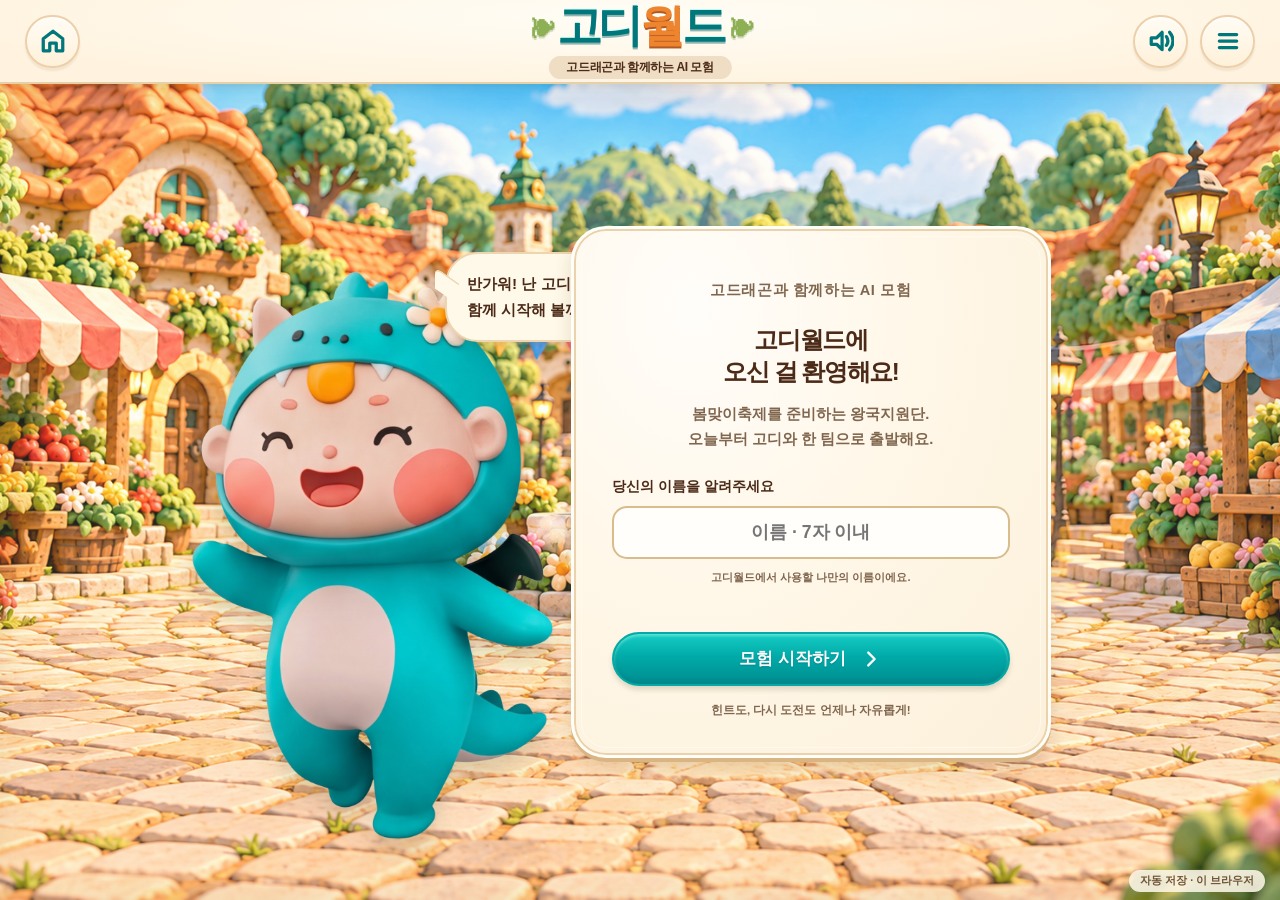
<file: index.html>
<!doctype html>
<html lang="ko">
<head>
  <meta charset="utf-8">
  <meta name="viewport" content="width=device-width, initial-scale=1">
  <meta name="theme-color" content="#23685e">
  <meta name="description" content="고디와 함께 배우는 AI 첫걸음. 고디월드 시작의 마을 월드 1 시제품.">
  <title>GDRAGON QUEST · 시작의 마을</title>
  <link rel="icon" href="assets/characters/godragon/neutral.png">
  <link rel="stylesheet" href="css/game.css">
  <script defer src="js/content.js"></script>
  <script defer src="js/core.js"></script>
  <script defer src="js/screens.js"></script>
  <script defer src="js/activities.js"></script>
  <script defer src="js/game.js"></script>
</head>
<body>
  <a class="skip-link" href="#main">본문으로 바로 가기</a>
  <div class="game-shell">
    <header id="header" class="game-topbar"></header>
    <main id="main" class="game-main" tabindex="-1"></main>
    <div id="save-status" class="save-status" role="status" aria-live="polite">이 브라우저에 진행 상황을 저장합니다</div>
  </div>
  <dialog id="settings-dialog" aria-labelledby="settings-title"><h2 id="settings-title">모험 설정</h2><p>이름과 진행 상황은 현재 브라우저에 저장돼요.</p><div class="actions"><button id="save-button" class="secondary">진행 저장</button><button id="fullscreen-button" class="secondary">전체 화면 전환</button><button id="home-button" class="secondary">홈으로</button><button id="reset-button" class="secondary">새 모험 시작</button><button id="close-settings" class="primary">돌아가기</button></div></dialog>
  <dialog id="reset-dialog" aria-labelledby="reset-title"><h2 id="reset-title">새로운 모험을 시작할까요?</h2><p>이 브라우저에 저장된 이름과 월드 1 진행 기록이 초기화됩니다.</p><div class="actions"><button id="cancel-reset" class="secondary">취소하고 계속하기</button><button id="confirm-reset" class="danger">초기화하고 시작</button></div></dialog>
  <noscript>이 게임은 JavaScript가 켜진 브라우저에서 실행됩니다. 브라우저 설정을 확인해 주세요.</noscript>
</body>
</html>
</file>
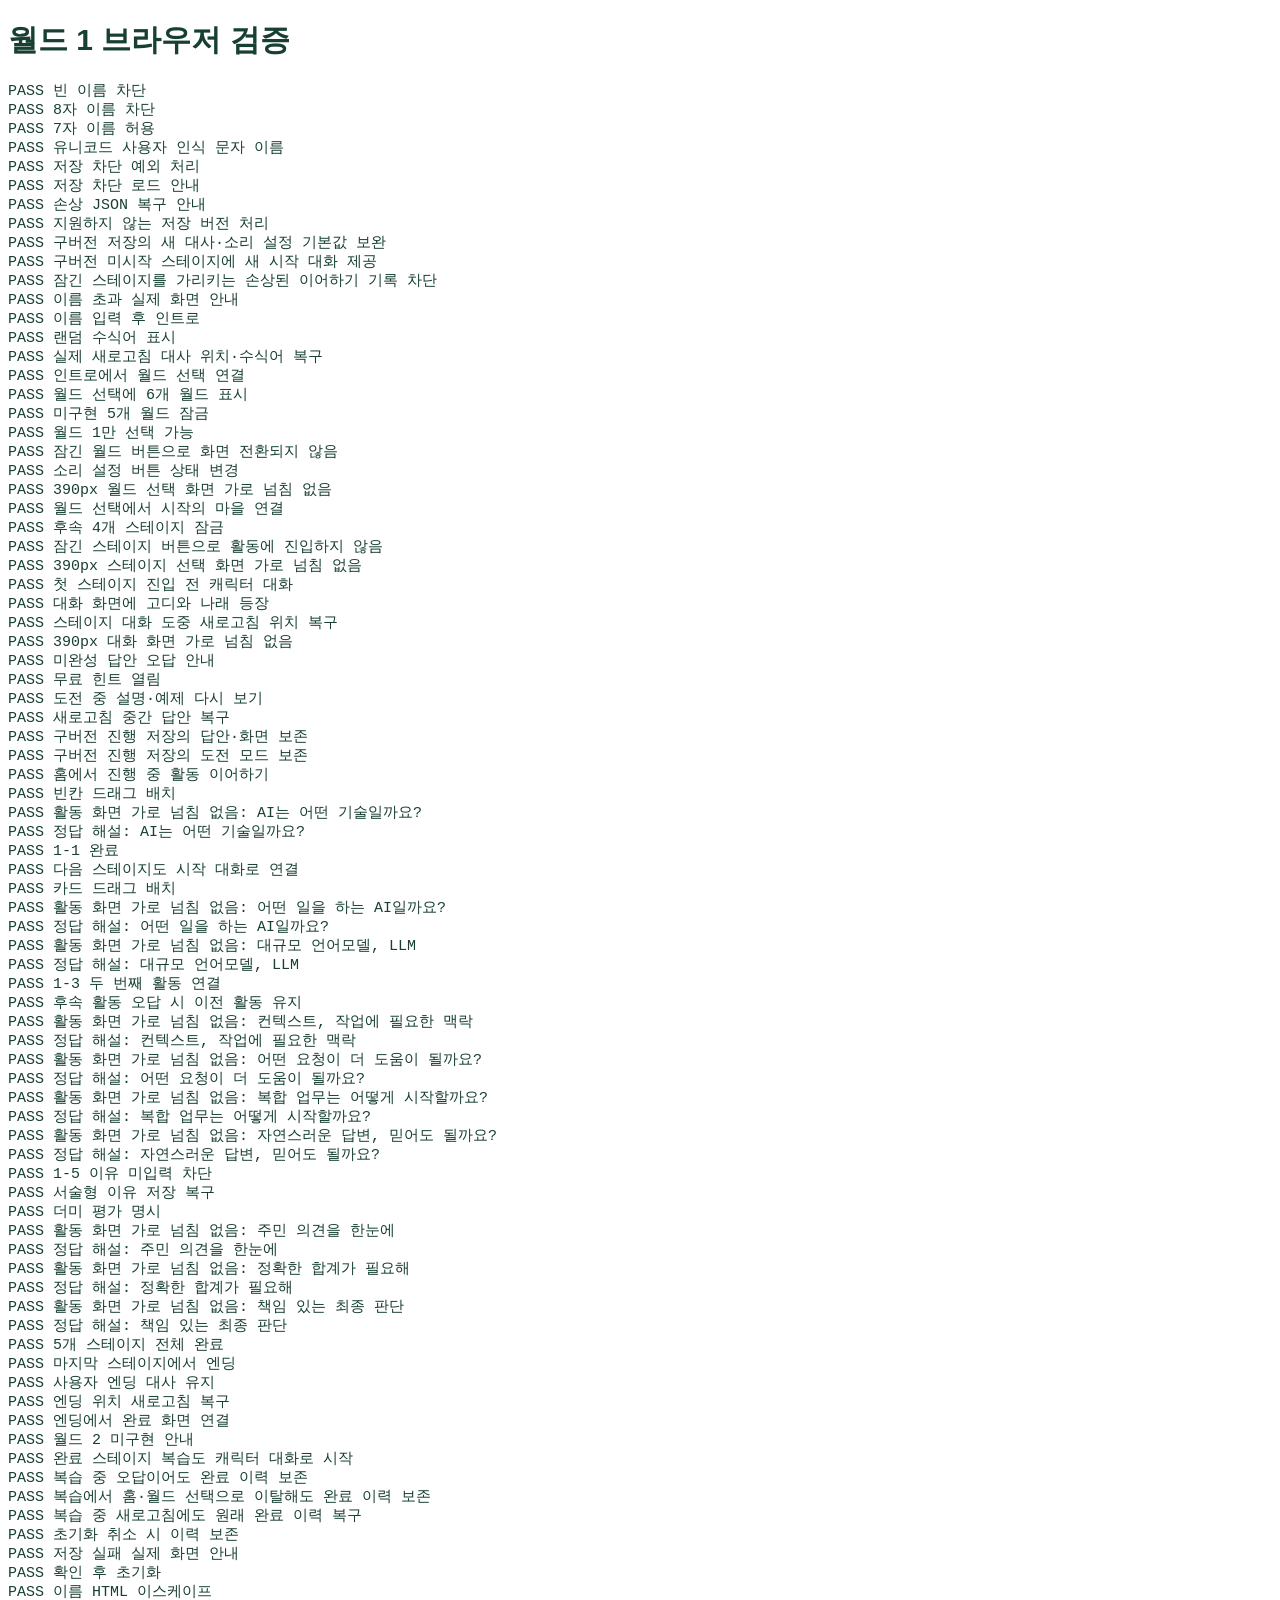
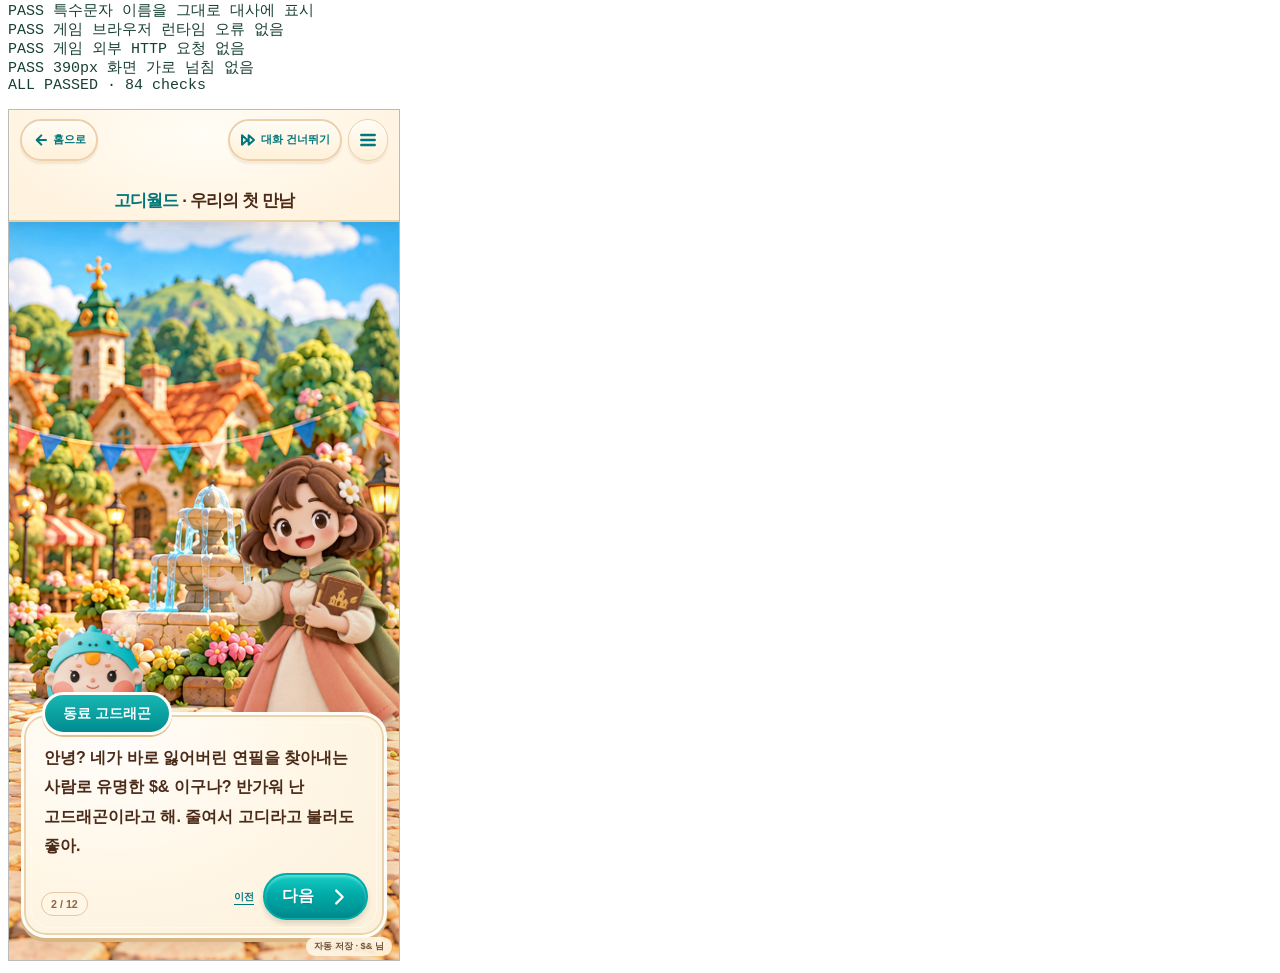
<file: tests/browser-result.html>
<!DOCTYPE html>
<html lang="ko"><head><meta charset="utf-8"><title>PASS · 월드 1</title><style>body{font:15px sans-serif;background:#fff;color:#173f32}iframe{width:1100px;height:850px;border:1px solid #bbb}pre{white-space:pre-wrap}</style></head>
<body><h1>월드 1 브라우저 검증</h1><pre id="results">PASS 빈 이름 차단
PASS 8자 이름 차단
PASS 7자 이름 허용
PASS 유니코드 사용자 인식 문자 이름
PASS 저장 차단 예외 처리
PASS 저장 차단 로드 안내
PASS 손상 JSON 복구 안내
PASS 지원하지 않는 저장 버전 처리
PASS 구버전 저장의 새 대사·소리 설정 기본값 보완
PASS 구버전 미시작 스테이지에 새 시작 대화 제공
PASS 잠긴 스테이지를 가리키는 손상된 이어하기 기록 차단
PASS 이름 초과 실제 화면 안내
PASS 이름 입력 후 인트로
PASS 랜덤 수식어 표시
PASS 실제 새로고침 대사 위치·수식어 복구
PASS 인트로에서 월드 선택 연결
PASS 월드 선택에 6개 월드 표시
PASS 미구현 5개 월드 잠금
PASS 월드 1만 선택 가능
PASS 잠긴 월드 버튼으로 화면 전환되지 않음
PASS 소리 설정 버튼 상태 변경
PASS 390px 월드 선택 화면 가로 넘침 없음
PASS 월드 선택에서 시작의 마을 연결
PASS 후속 4개 스테이지 잠금
PASS 잠긴 스테이지 버튼으로 활동에 진입하지 않음
PASS 390px 스테이지 선택 화면 가로 넘침 없음
PASS 첫 스테이지 진입 전 캐릭터 대화
PASS 대화 화면에 고디와 나래 등장
PASS 스테이지 대화 도중 새로고침 위치 복구
PASS 390px 대화 화면 가로 넘침 없음
PASS 미완성 답안 오답 안내
PASS 무료 힌트 열림
PASS 도전 중 설명·예제 다시 보기
PASS 새로고침 중간 답안 복구
PASS 구버전 진행 저장의 답안·화면 보존
PASS 구버전 진행 저장의 도전 모드 보존
PASS 홈에서 진행 중 활동 이어하기
PASS 빈칸 드래그 배치
PASS 활동 화면 가로 넘침 없음: AI는 어떤 기술일까요?
PASS 정답 해설: AI는 어떤 기술일까요?
PASS 1-1 완료
PASS 다음 스테이지도 시작 대화로 연결
PASS 카드 드래그 배치
PASS 활동 화면 가로 넘침 없음: 어떤 일을 하는 AI일까요?
PASS 정답 해설: 어떤 일을 하는 AI일까요?
PASS 활동 화면 가로 넘침 없음: 대규모 언어모델, LLM
PASS 정답 해설: 대규모 언어모델, LLM
PASS 1-3 두 번째 활동 연결
PASS 후속 활동 오답 시 이전 활동 유지
PASS 활동 화면 가로 넘침 없음: 컨텍스트, 작업에 필요한 맥락
PASS 정답 해설: 컨텍스트, 작업에 필요한 맥락
PASS 활동 화면 가로 넘침 없음: 어떤 요청이 더 도움이 될까요?
PASS 정답 해설: 어떤 요청이 더 도움이 될까요?
PASS 활동 화면 가로 넘침 없음: 복합 업무는 어떻게 시작할까요?
PASS 정답 해설: 복합 업무는 어떻게 시작할까요?
PASS 활동 화면 가로 넘침 없음: 자연스러운 답변, 믿어도 될까요?
PASS 정답 해설: 자연스러운 답변, 믿어도 될까요?
PASS 1-5 이유 미입력 차단
PASS 서술형 이유 저장 복구
PASS 더미 평가 명시
PASS 활동 화면 가로 넘침 없음: 주민 의견을 한눈에
PASS 정답 해설: 주민 의견을 한눈에
PASS 활동 화면 가로 넘침 없음: 정확한 합계가 필요해
PASS 정답 해설: 정확한 합계가 필요해
PASS 활동 화면 가로 넘침 없음: 책임 있는 최종 판단
PASS 정답 해설: 책임 있는 최종 판단
PASS 5개 스테이지 전체 완료
PASS 마지막 스테이지에서 엔딩
PASS 사용자 엔딩 대사 유지
PASS 엔딩 위치 새로고침 복구
PASS 엔딩에서 완료 화면 연결
PASS 월드 2 미구현 안내
PASS 완료 스테이지 복습도 캐릭터 대화로 시작
PASS 복습 중 오답이어도 완료 이력 보존
PASS 복습에서 홈·월드 선택으로 이탈해도 완료 이력 보존
PASS 복습 중 새로고침에도 원래 완료 이력 복구
PASS 초기화 취소 시 이력 보존
PASS 저장 실패 실제 화면 안내
PASS 확인 후 초기화
PASS 이름 HTML 이스케이프
PASS 특수문자 이름을 그대로 대사에 표시
PASS 게임 브라우저 런타임 오류 없음
PASS 게임 외부 HTTP 요청 없음
PASS 390px 화면 가로 넘침 없음
ALL PASSED · 84 checks</pre><iframe id="game" title="게임 검증" src="../index.html" style="width: 390px;"></iframe><script src="world1.js"></script>
</body></html>
</file>
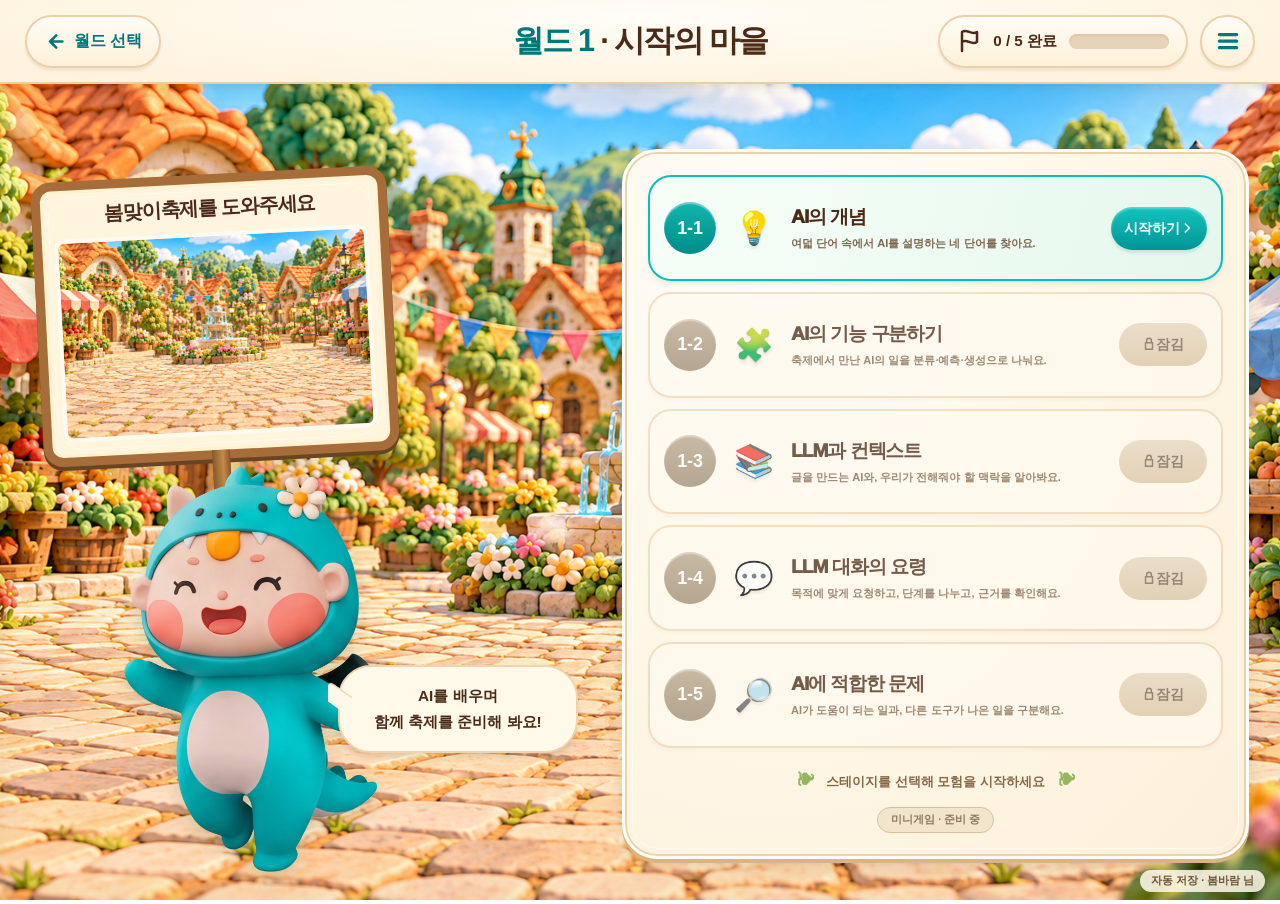
<file: tests/preview.html>
<!doctype html>
<html lang="ko"><head><meta charset="utf-8"><title>시제품 화면 검토</title><style>html,body{margin:0;height:100%;overflow:hidden}iframe{border:0;width:100%;height:100%}</style></head><body><iframe id="preview" title="게임 화면" src="../index.html"></iframe><script>
// 별도 테스트 프로필의 시각 검토용 자료입니다. 실제 게임에는 불러오지 않습니다.
const frame=document.getElementById('preview');
const requestedWidth=new URLSearchParams(location.search).get('width');
if(requestedWidth==='390')frame.style.width='390px';
frame.addEventListener('load',()=>{
  const w=frame.contentWindow,K=w.GDragonCore,C=w.GDragonContent,s=K.fresh();
  const query=new URLSearchParams(location.search),view=query.get('view')||'map';
  s.name='봄바람';s.epithet=C.epithets[0];s.introIndex=C.intro.length-1;
  s.screen=view==='stage'?'stage':view==='intro'?'intro':view==='story'?'stage-intro':view==='worlds'?'worlds':view==='finished'?'finished':'map';s.resumeScreen=s.screen;
  const index=Math.max(0,Math.min(4,Number(query.get('stage'))||0));s.stage=index;
  const completed=view==='finished'?5:view==='stage'?index:0;
  for(let i=0;i<completed;i++){
    const p=s.progress[i];p.complete=true;p.mode='complete';p.task=C.stages[i].tasks.length-1;
    p.steps.forEach((step,j)=>{const t=C.stages[i].tasks[j];if(Array.isArray(t.correct))step.answers=t.correct.slice();else step.choice=t.correct;step.reason=t.type==='reason'?'검토할 근거를 확인하고 도구의 역할을 비교합니다.':'';step.checked=true;step.passed=true;});
  }
  if(view==='stage')s.progress[index].mode='challenge';
  if(view==='intro')s.introIndex=5;
  K.save(s,w.localStorage);w.GDragonApp.reload();document.title='READY · '+view;
},{once:true});
</script></body></html>
</file>
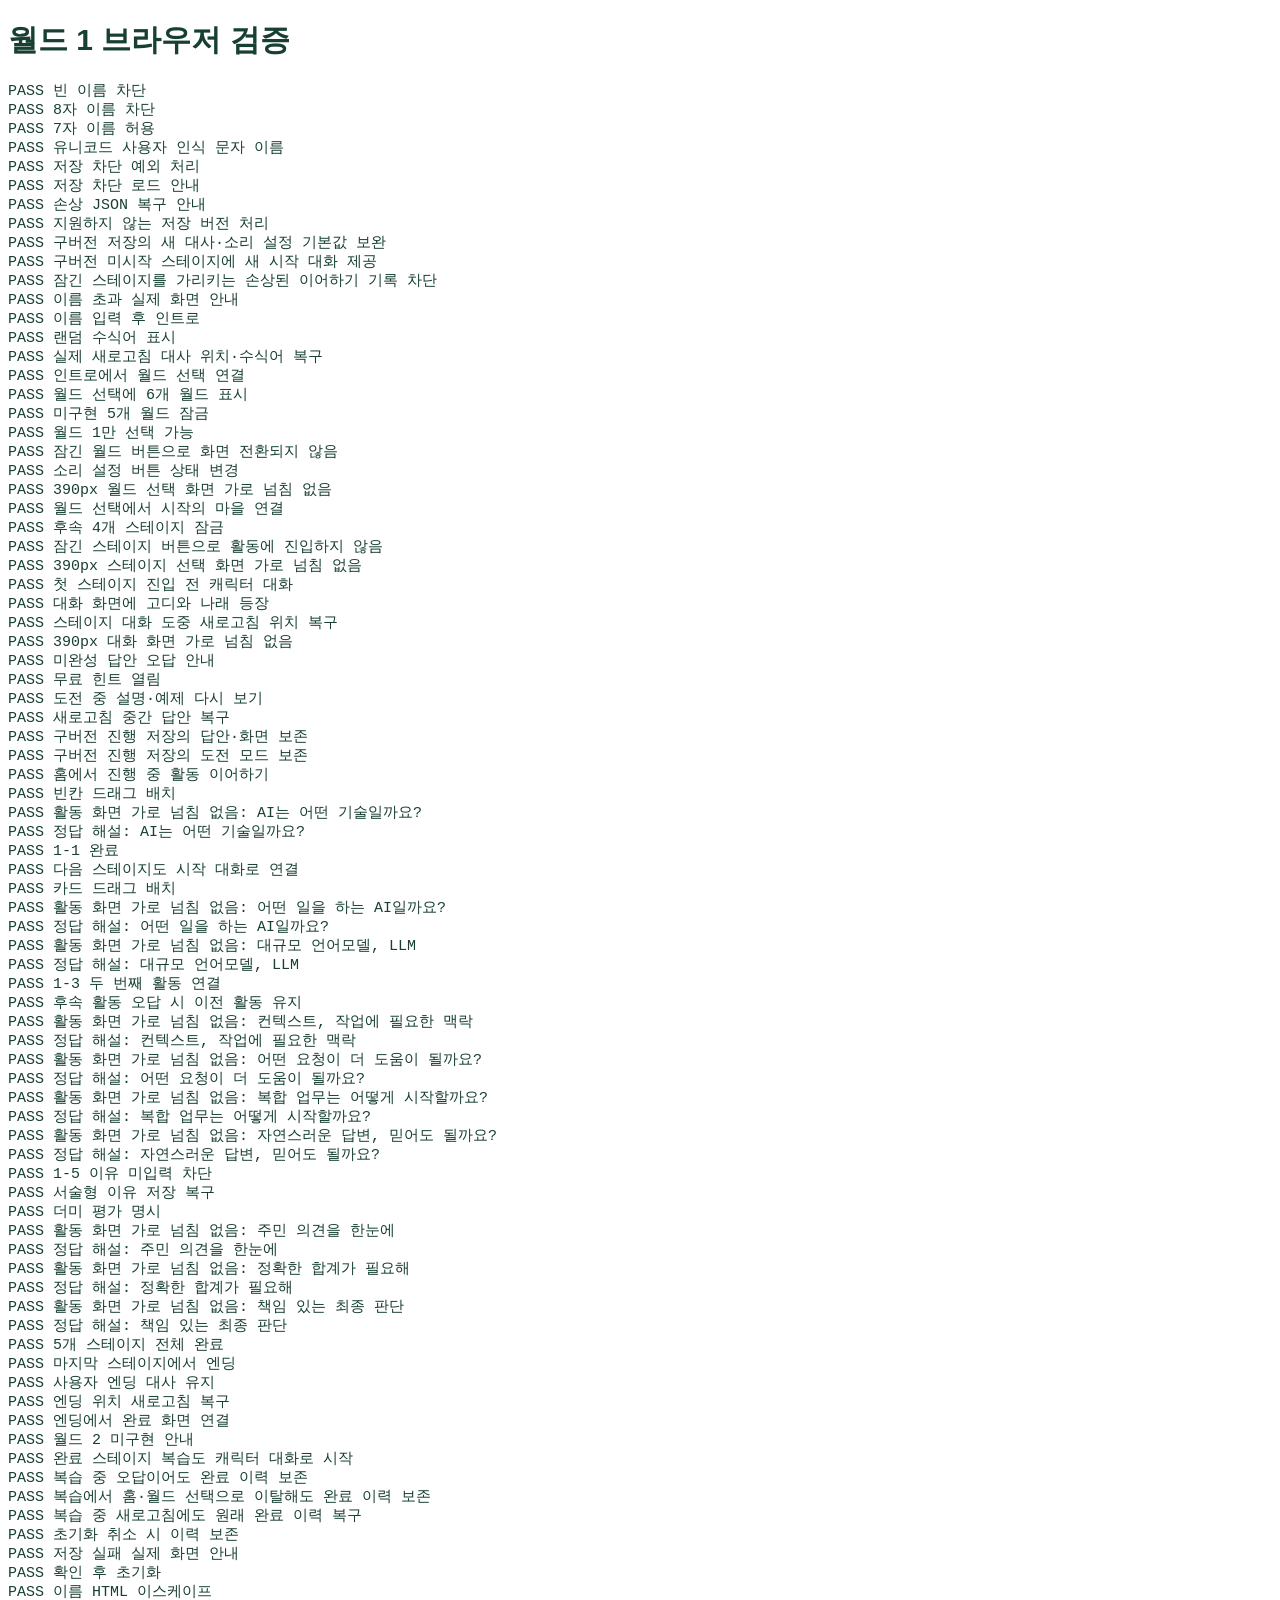
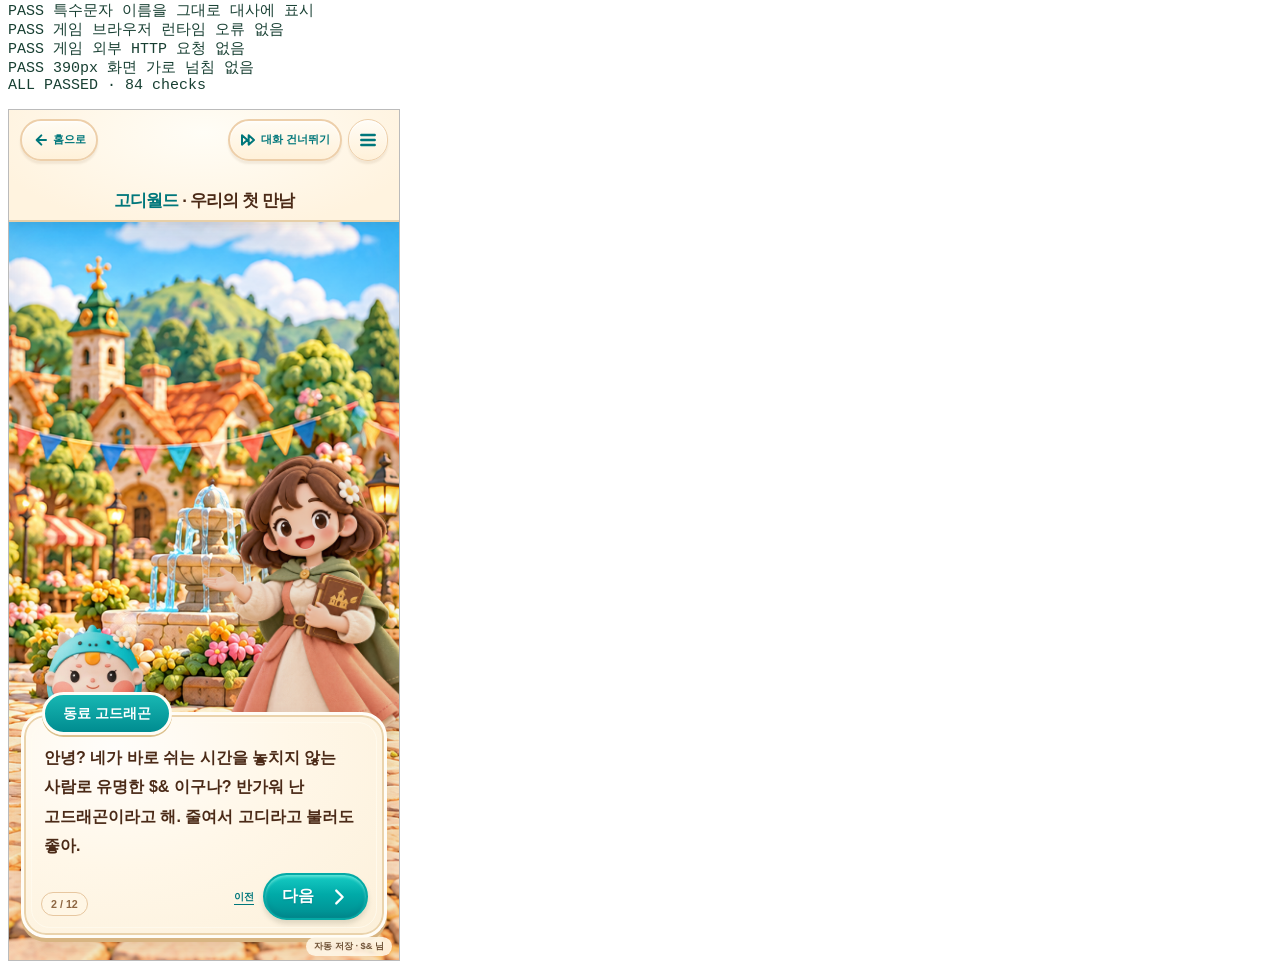
<file: tests/world1.html>
<!doctype html>
<html lang="ko"><head><meta charset="utf-8"><title>월드 1 브라우저 검증</title><style>body{font:15px sans-serif;background:#fff;color:#173f32}iframe{width:1100px;height:850px;border:1px solid #bbb}pre{white-space:pre-wrap}</style></head>
<body><h1>월드 1 브라우저 검증</h1><pre id="results">RUNNING</pre><iframe id="game" title="게임 검증" src="../index.html"></iframe><script src="world1.js"></script></body></html>
</file>
<file: css/game.css>
/* 풍경을 화면 전체에 두고, 시안의 크림 종이와 민트 버튼을 얹는 게임 UI입니다.
   문항 내용/판정과 분리하여 화면 배치와 기기별 조작 영역을 관리합니다. */
:root{color-scheme:light;--ink:#4b2a17;--muted:#80664e;--teal:#008f92;--teal-dark:#00777b;--paper:#fff8e9;--cream:#fcf0da;--line:#ead3ad;--header-height:84px;font-family:"Arial Rounded MT Bold","Malgun Gothic","맑은 고딕","Apple SD Gothic Neo",sans-serif;font-size:16px;font-weight:600;background:#e9f1d0}
*{box-sizing:border-box}html,body{margin:0;width:100%;min-height:100%}body{color:var(--ink)}button,input,textarea{font:inherit}button{cursor:pointer;color:inherit;-webkit-tap-highlight-color:transparent;transition:filter .15s,box-shadow .15s,transform .15s}button,a,input,textarea{touch-action:manipulation}button:disabled{cursor:default}button:focus-visible,a:focus-visible,input:focus-visible,textarea:focus-visible{outline:4px solid #edac37;outline-offset:4px}button:not(:disabled):hover{filter:brightness(1.035)}button:not(:disabled):active{transform:translateY(2px)}h1,h2,h3,p,figure{margin:0}h1,h2,h3{font-weight:900;letter-spacing:-.06em;word-break:keep-all}p{line-height:1.75;word-break:keep-all;overflow-wrap:anywhere}small,.small{font-size:.78rem;line-height:1.65;color:var(--muted)}.muted{color:var(--muted)}
.game-shell{width:100%;height:100vh;height:100dvh;min-height:620px;position:relative;overflow:hidden}.game-main{position:absolute;inset:var(--header-height) 0 0;outline:none}.screen{position:relative;width:100%;height:100%;overflow:hidden;isolation:isolate}.screen::after{content:"";position:absolute;inset:0;box-shadow:inset 0 0 40px #593a1212;z-index:-1;pointer-events:none}.stage-map-screen,.story-screen,.play-screen,.welcome-screen,.finish-screen{background:url('../assets/backgrounds/village-square-v1.png') center/cover no-repeat}
.paper-panel{position:relative;border:3px solid #fffdf7;border-radius:35px;background:radial-gradient(ellipse at 25% 15%,#fffdfa,#fff7e8 45%,#fcf0da);box-shadow:0 4px 0 #d8b582,0 9px 18px #6a431927,inset 0 0 0 2px #ead3ac}.paper-panel::before{content:"";position:absolute;inset:7px;border:1px solid #fffdf1b3;border-radius:26px;pointer-events:none}
/* 상단 내비게이션은 게임의 화면 제목과 이동 버튼입니다. */
.game-topbar{height:var(--header-height);position:absolute;top:0;left:0;right:0;z-index:10;display:flex;align-items:center;justify-content:space-between;gap:18px;padding:11px 25px;background:radial-gradient(ellipse at 50% 20%,#fffdf6,#fff3df 80%);border-bottom:2px solid #e7cfa8;box-shadow:0 3px 8px #62371118}.nav-left,.nav-right{display:flex;align-items:center;gap:12px;position:relative;z-index:2}.nav-right{justify-content:flex-end}.screen-title{position:absolute;left:50%;top:50%;transform:translate(-50%,-50%);text-align:center;width:53%;font-size:clamp(1.2rem,2.4vw,2.15rem);line-height:1.25;font-weight:900;letter-spacing:-.055em}.screen-title span,.screen-title em{color:var(--teal-dark);font-style:normal}.screen-title small{display:block;font-size:.72rem;margin-top:5px;letter-spacing:.02em}.game-logo{color:var(--teal);font-size:2.8rem;font-weight:1000;line-height:1;text-shadow:0 2px 0 #005c6070,0 -1px 0 #cffff7;letter-spacing:-.075em}.game-logo em,.game-logo .logo-orange{color:#ee842d;font-style:normal;text-shadow:0 2px 0 #b15a24}.game-logo small{display:block;color:var(--ink);font-size:.74rem;letter-spacing:-.035em;text-shadow:none;font-weight:800;background:#eedbc2b5;border-radius:20px;padding:5px 16px;margin-top:7px}
.icon-button,.nav-button,.header-progress{display:inline-flex;align-items:center;justify-content:center;gap:9px;min-height:53px;padding:10px 17px;border:2px solid #edcfaa;border-radius:29px;color:var(--teal-dark);font-size:1rem;font-weight:900;white-space:nowrap;background:linear-gradient(#fffcf5,#fff1d9);box-shadow:inset 0 1px 2px #fff,0 3px 2px #79502c18}.icon-button{min-width:55px;padding:9px;font-size:1.5rem}.icon-button svg{width:26px;height:26px;stroke-width:3}.nav-button svg{width:21px;height:21px;flex-shrink:0;stroke-width:3}.header-progress{color:var(--ink);font-size:.95rem;gap:12px}.header-progress .progress-track{width:100px;height:15px;margin:0}.header-progress small{color:var(--ink)}.save-status{position:fixed;right:15px;bottom:8px;padding:4px 11px;border-radius:20px;background:#fff8e9dd;color:#705438;font-size:.66rem;z-index:30;pointer-events:none;max-width:calc(100vw - 30px)}.save-status:empty{display:none}.notice{position:absolute;z-index:15;top:14px;left:50%;transform:translateX(-50%);width:max-content;max-width:90%;background:#fff4ce;border:2px solid #d8ae65;border-radius:16px;padding:12px 20px;font-size:.84rem;box-shadow:0 5px 10px #50331330}
/* 민트 버튼의 안쪽 하이라이트와 그림자는 시안의 입체 질감을 표현합니다. */
.primary,.secondary,.danger{display:inline-flex;justify-content:center;align-items:center;gap:14px;min-height:54px;border:2px solid #05a9a5;border-radius:29px;padding:13px 25px;font-size:1.04rem;font-weight:900;color:white;background:linear-gradient(180deg,#16ccc4,#00aaa8 45%,#008d90);box-shadow:inset 0 2px 3px #adfff17a,inset 0 -3px 4px #006e7c40,0 4px 5px #4f51362c;text-shadow:0 1px 1px #006b7770;text-decoration:none;line-height:1.3}.primary:disabled{opacity:.55;filter:saturate(.4)}.primary svg,.secondary svg{width:22px;height:22px}.secondary{background:linear-gradient(#fffef8,#f2e3c8);border-color:#ddc295;color:#705234;text-shadow:none;box-shadow:inset 0 2px 2px white,0 3px 3px #75512e18}.danger{background:linear-gradient(#b9603d,#934329);border-color:#894428}.text-button{border:0;background:transparent;color:var(--teal-dark);font-size:.83rem;font-weight:800;padding:9px 5px;text-decoration:underline;text-underline-offset:4px}.full-width{width:100%}.actions{display:flex;align-items:center;gap:12px;flex-wrap:wrap}.pill,.chapter-chip{display:inline-flex;align-items:center;justify-content:center;border:1px solid #dec79e;border-radius:20px;background:#fff8e9;color:#80633d;font-size:.73rem;padding:6px 12px;white-space:nowrap}.chapter-chip{font-weight:900;color:var(--teal-dark);background:#fff7e8ee}.eyebrow{color:var(--teal-dark);font-size:.78rem;font-weight:900;letter-spacing:.04em}.progress-track{background:#e7d4b8;border-radius:20px;height:16px;overflow:hidden;box-shadow:inset 0 2px 3px #99714024}.progress-track span{display:block;height:100%;background:linear-gradient(#25c5b7,#009491);border-radius:inherit}
/* 지도와 핀은 같은 좌표계를 공유합니다. 우측 상세 카드에 섬이 가리지 않게 합니다. */
.world-screen{background:#bde6e8}.world-map{position:absolute;inset:0 25% 0 0;background:url('../assets/backgrounds/godiworld-map-v2.png') center/100% 100% no-repeat}.world-pins{position:absolute;inset:0}.world-pin{position:absolute;left:var(--x);top:var(--y);transform:translate(-50%,-100%);display:grid;place-items:center;width:61px;height:73px;border-radius:50% 50% 48% 48%;background:linear-gradient(#00cbc6,#009c9e);border:5px solid #fffdf4;color:#fff;font-size:2rem;line-height:1;font-weight:900;filter:drop-shadow(0 4px 3px #215f5750);z-index:2}.world-pin::after{content:"";position:absolute;bottom:-9px;width:17px;height:17px;transform:rotate(45deg);background:#009c9e;border-bottom:4px solid #fffdf4;border-right:4px solid #fffdf4;border-radius:0 0 5px 0;z-index:-1}.world-pin:not(:disabled):hover{filter:drop-shadow(0 0 9px #b9fff7) drop-shadow(0 5px 3px #215f5750)}.world-pin:disabled,.world-pin.locked{background:linear-gradient(#b1ada6,#8e8b87);color:#fffdfa}.world-pin:disabled::after,.world-pin.locked::after{background:#8e8b87}.world-pin small{position:absolute;bottom:3px;color:white;font-size:.72rem}.world-pin svg{width:15px;height:15px}.world-pin:disabled{padding-bottom:15px}.world-pin.selected,.world-pin.available{box-shadow:0 0 0 4px #ffffff54,0 0 22px 8px #74fff4a0}
.world-detail{position:absolute;top:25px;right:1.5%;bottom:7%;width:24%;padding:22px;display:flex;flex-direction:column;gap:15px}.world-preview{width:100%;height:30%;min-height:125px;border-radius:23px;object-fit:cover;box-shadow:inset 0 0 0 2px #e6cfaa}.world-preview img{width:100%;height:100%;object-fit:cover;border-radius:inherit}.world-kicker{color:var(--teal-dark);font-weight:1000;font-size:clamp(1rem,1.65vw,1.6rem);margin:5px 0 -8px}.world-detail h1{font-size:clamp(1.8rem,3.1vw,3rem);line-height:1.15}.world-description{font-size:clamp(.88rem,1.28vw,1.2rem);line-height:1.65}.world-progress{margin-top:auto;padding-top:20px;border-top:1px solid #e7c9a0}.world-progress p,.world-progress strong{display:block;font-weight:900;font-size:.98rem;margin-bottom:12px}.world-detail .primary{min-height:66px;font-size:clamp(1.05rem,1.8vw,1.6rem);padding:14px 10px;margin-top:9px}.world-companion{position:absolute;inset:auto auto 2% 0;width:48%;height:49%;pointer-events:none}.map-godi{object-fit:contain;object-position:center bottom;filter:drop-shadow(0 8px 9px #4c5c3730)}.world-companion .map-godi{position:absolute;left:0;bottom:0;width:65%;height:100%}.speech-bubble{position:absolute;padding:17px 20px;background:#fff9e9;border:2px solid #eed5af;border-radius:33px;box-shadow:0 4px 5px #63472125;font-size:clamp(.8rem,1.2vw,1.13rem);font-weight:900;line-height:1.7;text-align:center;word-break:keep-all}.speech-bubble::before{content:"";position:absolute;left:-12px;top:21px;width:24px;height:20px;background:inherit;border-top:2px solid #eed5af;transform:skewY(35deg);border-radius:7px 0 0}.world-companion .speech-bubble{right:1%;bottom:17%;width:43%}
/* 시작의 마을: 왼쪽 이야기 공간, 오른쪽 다섯 스테이지 선택 영역. */
.village-companion{position:absolute;inset:0 52% 0 0}.quest-sign{position:absolute;left:6%;top:11%;width:58%;height:35%;max-height:285px;min-height:190px;padding:12px;border:9px solid #a66c39;border-radius:20px;background:#fff4dc;transform:rotate(-3deg);box-shadow:0 4px 0 #684522,inset 0 0 0 3px #fff2cf,0 8px 20px #42321830}.quest-sign::after{content:"";position:absolute;left:47%;top:100%;height:120px;width:18px;background:linear-gradient(90deg,#85582d,#c38a48 60%,#8b5429);z-index:-1}.quest-sign h2{font-size:clamp(.9rem,1.55vw,1.4rem);line-height:1.3;text-align:center;margin-bottom:11px}.quest-sign img{width:100%;height:calc(100% - 40px);object-fit:cover;border:4px solid #fffaf0;border-radius:10px}.village-companion>.map-godi{position:absolute;bottom:1%;left:5%;width:69%;height:55%}.village-companion>.speech-bubble{bottom:18%;left:55%;width:39%;padding:16px 15px}.stage-panel{position:absolute;top:8%;bottom:5%;right:2.4%;width:49%;padding:23px;display:flex;flex-direction:column}.stage-list{display:grid;grid-template-rows:repeat(5,minmax(0,1fr));flex:1;gap:11px;min-height:0}.stage-card{display:flex;align-items:center;gap:14px;width:100%;padding:11px 14px;text-align:left;border:2px solid #eed7b7;border-radius:23px;background:#fffaef;box-shadow:0 3px 3px #97673b0c}.stage-card.available{border-color:#08bfc0;background:linear-gradient(105deg,#f5fff8,#e6f7ed);box-shadow:0 3px 4px #507d6c20}.stage-card.done{border-color:#8bc8ad;background:linear-gradient(105deg,#f4fff2,#e8f4e2)}.stage-card.locked{opacity:.76}.stage-orb{width:52px;height:52px;flex-shrink:0;display:grid;place-items:center;border-radius:50%;color:#fff;font-size:1.12rem;font-weight:900;background:linear-gradient(#b7a68d,#9e8c75);box-shadow:inset 0 2px 1px #ffffff64}.available .stage-orb,.done .stage-orb{background:linear-gradient(#12b6ad,#008b8b)}.stage-icon{width:47px;flex-shrink:0;display:grid;place-items:center;font-size:2rem;filter:drop-shadow(0 3px 1px #8b643e24)}.stage-icon svg{width:42px;height:42px}.stage-description{flex:1;min-width:0}.stage-description strong{display:block;font-size:clamp(.93rem,1.5vw,1.34rem);font-weight:1000;line-height:1.4;word-break:keep-all;letter-spacing:-.055em}.stage-label{display:block;font-size:.6rem;color:#816c55;letter-spacing:.025em;margin-bottom:3px}.stage-description small{display:block;font-size:.69rem;line-height:1.5;margin-top:4px}.stage-action{flex-shrink:0;background:linear-gradient(#e5d7c2,#dbc6a6);min-width:88px;padding:12px 13px;border-radius:30px;text-align:center;font-size:.9rem;color:#766653;font-weight:900}.stage-action svg{width:14px;height:14px;vertical-align:-2px}.available .stage-action{background:linear-gradient(#14c3be,#009595);color:white;box-shadow:inset 0 2px 2px #c1fff259,0 3px 3px #346d5b26}.done .stage-action{background:#d9ecce;color:#4d783f}.stage-panel-foot{color:#876646;text-align:center;font-size:.79rem;line-height:1.5;padding-top:18px}.stage-panel-foot::before,.stage-panel-foot::after{content:"❧";color:#95b65d;font-size:1.15rem;margin:0 12px}.map-end-actions{display:flex;justify-content:center;margin-top:14px;gap:10px;flex-wrap:wrap}.map-end-actions:empty{display:none}.minigame{position:absolute;bottom:3%;left:3%;display:flex;align-items:center;gap:8px;border:1px solid #e8d2ae;background:#fff8e9f2;border-radius:19px;padding:9px 15px;color:#715936;font-size:.72rem;box-shadow:0 3px 6px #54432320}.minigame .mini-icon{color:var(--teal-dark);font-size:1.2rem}.minigame .pill{font-size:.62rem;padding:3px 8px}.minigame small{font-size:.64rem}
/* 캐릭터 대화는 화면 바닥의 종이 대화창과 큰 캐릭터로 구성됩니다. */
.story-screen{background-position:center 55%}.story-cast{position:absolute;inset:2% 7% 14%;display:flex;align-items:flex-end;justify-content:space-between;pointer-events:none}.cast{width:43%;height:97%;position:relative;transition:filter .25s,transform .25s}.cast img{height:100%;width:100%;object-fit:contain;object-position:center bottom;filter:drop-shadow(0 10px 7px #53412e2b)}.cast.godi{width:40%;height:76%;margin-left:1%}.cast.narae{width:42%;height:100%;margin-right:4%}.cast:not(.speaking){filter:saturate(.86) brightness(.94)}.cast.speaking{transform:translateY(-5px)}.cast figcaption{display:none}.dialogue{position:absolute;bottom:3.5%;left:2%;right:2%;min-height:23%;padding:29px 225px 35px 7%;z-index:3}.speaker{position:absolute;top:-26px;left:6%;display:inline-flex;align-items:center;justify-content:center;min-width:170px;padding:11px 27px;border:3px solid #fffdf6;border-radius:27px;color:white;background:linear-gradient(#18b7b3,#008c90);font-size:1.14rem;font-weight:900;box-shadow:0 2px 0 #dcc18e}.dialogue-copy{font-size:clamp(1.05rem,1.8vw,1.65rem);font-weight:900;line-height:1.9;min-height:3.6em;display:flex;align-items:center}.dialogue-copy p{line-height:1.85}.dialogue-page{position:absolute;bottom:11px;left:22px;padding:5px 14px;border:1px solid #e7c7a0;border-radius:20px;font-size:.83rem;color:#8e6743;background:#fff6e5}.dialogue-actions{position:absolute;bottom:24px;right:26px;display:flex;align-items:center;gap:9px}.dialogue-actions .primary{min-width:170px;min-height:65px;font-size:1.5rem}.dialogue-actions .text-button{font-size:.72rem}
/* 이름 입력과 완료도 같은 배경 위의 종이 패널을 사용합니다. */
.welcome-screen{display:flex;justify-content:center;align-items:center;padding:30px}.welcome-screen::before{content:"";position:absolute;inset:0;background:#fff4d421;z-index:-1}.welcome-content{width:480px;max-width:48%;margin-left:28%;padding:35px 38px;z-index:2;text-align:center}.welcome-content .game-logo{font-size:clamp(3rem,5vw,4.4rem);margin-bottom:22px}.welcome-content h1{font-size:1.5rem;margin-bottom:12px}.welcome-content>p{font-size:.91rem;color:var(--muted);margin:14px 0 20px}.welcome-content .actions{justify-content:center}.welcome-companion{position:absolute;bottom:4%;left:6%;width:44%;height:77%;pointer-events:none}.welcome-companion img{width:100%;height:100%;object-fit:contain;object-position:center bottom;filter:drop-shadow(0 13px 10px #3e48282b)}.welcome-companion .speech-bubble{top:2%;right:5%}.name-form{text-align:left;margin-top:24px}.name-form label{display:block;font-size:.9rem;font-weight:900;margin-bottom:10px}.name-row{display:flex;gap:10px;align-items:center}.name-form input{border:2px solid #d8bc8c;background:#fffefa;padding:14px;border-radius:15px;width:100%;min-width:0;color:var(--ink);font-size:1.1rem;font-weight:800;text-align:center}.name-form .primary{width:100%;margin-top:15px}.name-row .primary{width:auto;margin:0;flex-shrink:0}.name-form .small{margin-top:9px;text-align:center;font-size:.7rem}.name-error,.input-error{min-height:1.5em;color:#a14c31;margin:6px 0;font-size:.78rem}.resume-card{margin-top:25px;border-top:1px solid #e5cdab;padding-top:19px}.resume-card p{margin:0 0 12px;font-size:.87rem}.resume-card .primary{width:100%}.resume-card .actions{margin-top:10px}.finish-screen{display:flex;align-items:center;justify-content:flex-end;padding:30px 7%}.finish-content{width:49%;max-height:95%;overflow-y:auto;padding:35px;z-index:2}.finish-content h1{font-size:clamp(1.8rem,3vw,2.9rem);line-height:1.35;margin:13px 0}.finish-content h1 span{color:var(--teal)}.finish-content>p{font-size:.93rem}.finish-content>.small{font-size:.68rem;margin-top:18px}.finish-godi{position:absolute;bottom:4%;left:3%;width:45%;height:83%;object-fit:contain;object-position:center bottom}.learning-list{list-style:none;padding:0;font-size:.9rem;line-height:2.2;margin:16px 0}.learning-list span{color:var(--teal);margin-right:8px}.next-world{border-top:1px solid #e3c99f;padding-top:14px;margin:17px 0}.next-world strong{font-size:.95rem}.next-world p{font-size:.78rem;margin:8px 0}
/* 긴 문항은 플레이 패널 내부에서 스크롤합니다. 동료와 풍경은 유지됩니다. */
.play-screen{display:flex;align-items:stretch;padding:26px 3% 28px;gap:3%}.play-companion{position:relative;width:28%;flex-shrink:0;display:flex;flex-direction:column;justify-content:flex-end;align-items:center;padding-bottom:9%}.play-companion>img{max-width:100%;width:100%;height:min(47vh,440px);object-fit:contain;object-position:center bottom;filter:drop-shadow(0 8px 9px #47533230)}.play-companion .companion-quote{width:100%;padding:20px;border:2px solid #f0d8b4;border-radius:24px;background:#fff9eaf7;box-shadow:0 4px 6px #67421b20;margin-top:12px}.companion-quote strong{color:var(--teal-dark);font-size:.84rem}.companion-quote p{font-size:.89rem;margin-top:8px}.play-companion .chapter-chip{margin-bottom:8px}.activity-panel{flex:1;min-width:0;max-height:100%;padding:28px 32px;overflow-y:auto;scrollbar-color:#c7ae85 #f6e9d1;scrollbar-width:thin}.activity-panel::before{display:none}.activity-heading{display:flex;justify-content:space-between;align-items:center;gap:10px;margin-bottom:18px}.activity-heading .eyebrow{font-size:.72rem}.activity-panel h2{font-size:clamp(1.2rem,1.9vw,1.7rem);line-height:1.45;margin-bottom:20px}.activity-panel h3{font-size:1rem;margin-bottom:12px}.activity-panel .actions{margin-top:22px}.lesson-card{background:linear-gradient(140deg,#f2f9e9,#e8f3e6);border:1px solid #cbd9b4;border-radius:21px;padding:24px;margin-bottom:17px}.lesson-icon{color:var(--teal-dark);display:block;font-size:1.3rem;margin-bottom:11px}.lesson-card p{font-size:1rem;line-height:1.9}.example-card{padding:19px 22px;border:1px solid #e8cf9e;border-radius:17px;background:#fff3d9;margin:17px 0}.example-card strong{color:#92713d;font-size:.82rem}.example-card p{font-size:.91rem;margin:8px 0 0}.activity-tools{display:flex;justify-content:space-between;gap:10px;border-bottom:1px solid #e4d3b8;margin-bottom:16px;flex-wrap:wrap}.activity-tools .text-button{font-size:.76rem}.interaction-guide{color:#7e694f;font-size:.77rem;margin:0 0 16px}.sentence{font-size:1.1rem;line-height:3.25;word-break:keep-all;border:2px solid #ead6b3;border-radius:20px;background:#fffdf4;padding:22px;margin-bottom:19px}.blank{display:inline-flex;align-items:center;justify-content:center;min-width:86px;border:2px dashed #8cae94;border-radius:11px;background:#f5f8eb;color:#6b8062;font-size:.88rem;font-weight:800;padding:4px 10px;margin:0 3px;line-height:1.8;vertical-align:middle}.blank.filled{background:#def4e8;color:#007f7f;border:2px solid #7bb7a7;box-shadow:inset 0 2px 1px #fff8}.word-bank{display:flex;flex-wrap:wrap;gap:10px;padding:5px 0}.word{min-width:85px;padding:12px 16px;border:2px solid #dec49c;border-radius:13px;background:linear-gradient(#fffefa,#f8ead3);box-shadow:0 3px 0 #d5bc95;color:#6d4b2b;font-size:.9rem;font-weight:900}.word small{display:block;font-size:.58rem;margin-top:3px;color:#8e7657}.selected{outline:3px solid #e4a22b;outline-offset:3px;background:#fff0be!important}.selection-status{min-height:1.6em;margin:15px 0 5px;font-size:.73rem;color:var(--teal-dark)}.exercise-actions{display:flex;align-items:center;gap:14px;flex-wrap:wrap;padding-top:20px;border-top:1px solid #e1ccaa;margin-top:22px}.feedback{padding:18px 21px;border-radius:17px;margin:20px 0 5px}.feedback strong{font-size:.94rem}.feedback p{margin-top:8px;font-size:.84rem}.feedback .small{font-size:.73rem}.success{background:#e7f6e1;border:2px solid #b6d5a8}.retry{background:#fff1cd;border:2px solid #dfba76}.incorrect{border:2px solid #b86e37!important;background:#fff0d5!important}.hint-box{border:1px solid #e3bd72;border-left:5px solid #cfa152;padding:15px 18px;border-radius:12px;background:#fff2d2;font-size:.85rem;line-height:1.8;margin:14px 0}
.category-grid{display:grid;grid-template-columns:repeat(3,minmax(0,1fr));gap:11px;margin-top:15px}.category-bin{border:2px dashed #a7bba0;border-radius:17px;padding:9px;min-height:170px;background:#f0f6e6}.category-title{border:0;border-bottom:1px solid #cad8b9;padding:9px 4px 12px;background:transparent;color:var(--teal-dark);font-size:1.03rem;font-weight:900;width:100%;text-align:center}.category-title>span{color:#95a17d;font-size:.67rem;margin-right:3px}.category-title small{display:block;font-size:.62rem;font-weight:600;margin-top:5px}.sort-card{display:flex;align-items:flex-start;gap:7px;padding:13px 10px;border:1px solid #dcc69f;border-radius:12px;background:linear-gradient(#fffef9,#fff5e4);width:100%;text-align:left;font-size:.78rem;line-height:1.75;box-shadow:0 2px 0 #dfcbb0}.card-number{font-size:.64rem;border-radius:5px;background:#e9e5cc;min-width:18px;text-align:center;color:#746242}.bin-cards{display:grid;gap:8px;padding-top:10px}.card-bank{display:grid;grid-template-columns:1fr 1fr;gap:10px;min-height:35px;padding-bottom:5px}.bank-title{font-size:.85rem!important;margin:20px 0 12px}.question{padding:19px 22px;border:1px solid #ead5ae;border-radius:16px;background:#fff1d8;font-size:1rem;margin-bottom:18px}.choices{display:grid;gap:12px}.choice{display:flex;align-items:center;gap:12px;padding:19px;text-align:left;line-height:1.7;font-size:.91rem;border:2px solid #e2c9a4;border-radius:17px;background:linear-gradient(#fffefa,#fbf1df);box-shadow:0 3px 0 #dcc8a7}.choice>span:first-child{display:grid;place-items:center;flex-shrink:0;width:32px;height:32px;border-radius:50%;background:#eaddc2;color:#8b6c43;font-size:.85rem;font-weight:900}.choice-check{margin-left:auto;color:var(--teal-dark);font-size:1.2rem}.choice.chosen{border-color:#009d98;background:linear-gradient(#f0fff5,#dff1e9);box-shadow:0 3px 0 #73b5a0}.choice.chosen>span:first-child{background:#009d98;color:white}.dummy-label{display:inline-block;font-size:.68rem;padding:7px 11px;border-radius:9px;color:#8a6739;background:#f7e5be;margin:23px 0 15px}.reason-label{display:block;font-size:.85rem;font-weight:900;margin-bottom:11px}textarea{width:100%;max-width:100%;min-height:110px;resize:vertical;color:var(--ink);background:#fffdf6;padding:14px 16px;border:2px solid #d7c09b;border-radius:15px;line-height:1.8;font-weight:500}.celebration{text-align:center;padding:25px 5px}.completion-seal{display:grid;place-items:center;width:115px;height:115px;margin:0 auto 25px;border:8px double #d4ad5c;border-radius:50%;background:#ffefab;color:#c18d26;font-size:3rem;box-shadow:0 4px 7px #7c5e2723}.celebration h2{font-size:2rem;margin:14px 0 22px}.celebration>p{font-size:.9rem}.celebration .actions{justify-content:center}
dialog{border:3px solid #fff9ee;border-radius:28px;width:460px;max-width:calc(100% - 32px);padding:30px;background:var(--paper);color:var(--ink);box-shadow:0 0 0 2px #dcb986,0 15px 50px #37220e50}dialog::backdrop{background:#1b302b99;backdrop-filter:blur(4px)}dialog h2{font-size:1.35rem;margin-bottom:16px}dialog p{font-size:.9rem;margin-bottom:22px}dialog .actions{justify-content:flex-end}.skip-link{position:fixed;left:-9999px;z-index:60;background:white;padding:12px}.skip-link:focus{top:10px;left:10px}noscript{display:block;padding:30px;color:var(--ink);background:var(--paper)}[hidden]{display:none!important}
/* 화면 렌더러의 SVG와 보조 문구도 외부 글꼴·아이콘 없이 표시됩니다. */
.ui-icon{display:inline-block;width:24px;height:24px;flex-shrink:0;vertical-align:middle}.logo-leaves{font-size:.58em;color:#8db055!important;text-shadow:0 2px 1px #4d782b45;vertical-align:middle;margin:0 .2em}.logo-subtitle{display:block!important;width:max-content;max-width:100%;margin:6px auto 0;padding:4px 18px;background:#efddc4;border-radius:20px;color:var(--ink)!important;font-size:.75rem;font-weight:900;letter-spacing:-.035em;line-height:1.2}.mini-progress{width:100px;height:15px;background:#e7d4b8;border-radius:20px;overflow:hidden;box-shadow:inset 0 2px 3px #99714024}.mini-progress span{display:block;height:100%;background:linear-gradient(#25c5b7,#009491);border-radius:inherit}.world-pin .pin-label{display:none}.world-pin>.ui-icon{position:absolute;bottom:3px;left:50%;transform:translateX(-50%);width:16px;height:16px}.world-pin.active{box-shadow:0 0 0 4px #ffffff54,0 0 22px 8px #74fff4a0}.world-progress{display:grid;grid-template-columns:24px 1fr;column-gap:9px;row-gap:12px;align-items:center}.world-progress strong{margin:0}.world-progress>.progress-track{grid-column:1/-1}.world-note{font-size:.69rem;color:#967c5f;text-align:center}.stage-panel-foot::before,.stage-panel-foot::after{display:none}.stage-panel-foot>span{color:#95b65d;font-size:1.15rem;margin:0 9px}.mini-placeholder{font-size:.68rem;border:1px solid #d6c29e;border-radius:20px;padding:5px 13px;background:#f2e5cb;color:#8d795d}.learning-list .ui-icon{width:17px;height:17px;color:var(--teal-dark);margin-right:6px}.save-warning{position:absolute;z-index:15;left:15px;right:15px;top:10px;border:2px solid #dfb671;background:#fff1cc;padding:10px 16px;border-radius:14px;font-size:.8rem}.welcome-note{font-size:.72rem!important;margin-bottom:0!important}
/* 작은 노트북에서도 다섯 스테이지와 대화 버튼을 한 화면에 배치합니다. */
@media(max-width:1150px){:root{--header-height:73px}.game-topbar{padding:9px 15px}.screen-title{width:50%;font-size:1.45rem}.game-logo{font-size:2.2rem}.nav-button,.header-progress{min-height:46px;font-size:.8rem;padding:9px 13px}.icon-button{min-height:46px;min-width:46px;font-size:1.3rem}.header-progress .progress-track{width:70px}.world-detail{right:1.5%;top:20px;padding:18px;gap:13px;width:25%;bottom:7%}.world-map{right:26%}.world-detail h1{font-size:2rem}.world-description{font-size:.95rem}.world-preview{min-height:110px}.world-progress p,.world-progress strong{font-size:.81rem}.world-detail .primary{font-size:1.1rem;min-height:57px}.world-pin{width:51px;height:63px;font-size:1.6rem;border-width:4px}.stage-panel{width:54%;right:2%;padding:18px;top:7%}.village-companion{right:56%}.stage-card{gap:10px;padding:10px;border-radius:20px}.stage-orb{width:45px;height:45px;font-size:1rem}.stage-icon{width:35px;font-size:1.6rem}.stage-description strong{font-size:1.01rem}.stage-action{min-width:73px;padding:10px;font-size:.79rem}.stage-description small{font-size:.62rem}.stage-panel-foot{font-size:.69rem;padding-top:15px}.stage-panel-foot::before,.stage-panel-foot::after{margin:0 5px}.quest-sign{left:6%;width:70%}.village-companion>.speech-bubble{left:51%;width:45%;font-size:.78rem;padding:13px 10px}.dialogue{padding:25px 195px 33px 6%;min-height:24%}.dialogue-copy{font-size:1.18rem}.speaker{font-size:.95rem;min-width:140px}.dialogue-actions{right:20px;bottom:24px}.dialogue-actions .primary{min-width:140px;min-height:58px;font-size:1.2rem}.welcome-content{max-width:52%;padding:29px}.play-screen{padding:22px 2%;gap:2%}.play-companion{width:26%}.activity-panel{padding:24px}.play-companion .companion-quote{padding:17px}.companion-quote p{font-size:.78rem}.sentence{font-size:1rem;padding:19px}}
@media(max-height:740px) and (min-width:761px){:root{--header-height:69px}.game-shell{min-height:540px}.world-detail{top:16px;bottom:6%;gap:10px;padding:17px}.world-preview{min-height:88px}.world-detail h1{font-size:2rem}.world-kicker{font-size:1rem;margin:0}.world-description{font-size:.88rem}.world-progress{padding-top:13px}.world-detail .primary{min-height:52px}.stage-panel{top:5%;bottom:4%;padding:17px}.stage-list{gap:8px}.stage-card{padding:7px 11px}.stage-orb{width:43px;height:43px}.stage-description small{display:none}.stage-panel-foot{padding-top:12px}.quest-sign{min-height:165px}.dialogue{min-height:25%;padding-top:24px}.dialogue-copy{font-size:1.1rem}.welcome-content{padding:24px 30px}.welcome-content .game-logo{font-size:3rem;margin-bottom:15px}.welcome-content h1{font-size:1.2rem}.welcome-content>p{font-size:.83rem;margin:10px 0 12px}.name-form{margin-top:17px}.resume-card{padding-top:15px;margin-top:17px}.finish-content{padding:24px 30px}.finish-content h1{font-size:2rem}}
/* 세로 화면은 고정 높이를 풀어 긴 문항과 피드백이 잘리지 않게 합니다. */
@media(max-width:760px){:root{--header-height:70px}.game-shell{height:auto;min-height:100svh;overflow:visible}.game-topbar{position:relative;height:var(--header-height);padding:9px 11px;gap:8px}.game-main{position:relative;inset:auto;min-height:calc(100svh - var(--header-height))}.screen{height:auto;min-height:calc(100svh - var(--header-height))}.screen-title{width:51%;font-size:1.04rem;line-height:1.4}.screen-title small{font-size:.55rem;margin-top:3px}.game-logo{font-size:1.9rem}.game-logo small{font-size:.51rem;padding:3px 8px;margin-top:4px}.nav-left,.nav-right{gap:6px}.nav-button{min-height:42px;padding:8px 10px;font-size:.68rem;gap:5px}.nav-button svg{width:16px;height:16px}.icon-button{min-width:40px;min-height:42px;font-size:1.15rem;border-width:1px}.icon-button svg{width:20px;height:20px}.header-progress{min-height:40px;padding:8px 10px;font-size:.66rem;gap:6px;border-width:1px}.header-progress .progress-track{display:none}.save-status{font-size:.58rem;padding:3px 8px;bottom:4px;right:7px}.primary,.secondary{min-height:49px;padding:12px 19px;font-size:.94rem}.paper-panel{border-radius:26px}.paper-panel::before{border-radius:19px}
.world-screen{min-height:calc(100svh - var(--header-height));padding-top:62%;padding-bottom:22px}.world-map{position:absolute;inset:0 0 auto;height:70vw;min-height:280px;background-position:center;background-size:100% 100%}.world-pins{inset:0}.world-pin{width:39px;height:48px;font-size:1.25rem;border-width:3px}.world-pin::after{width:12px;height:12px;bottom:-7px;border-width:3px}.world-pin:disabled{padding-bottom:10px}.world-pin small{font-size:.5rem;bottom:2px}.world-pin svg{width:10px;height:10px}.world-detail{position:relative;top:auto;right:auto;bottom:auto;width:calc(100% - 30px);margin:42px auto 0;min-height:0;padding:21px;gap:11px;display:grid;grid-template-columns:94px 1fr;align-items:start}.world-preview{grid-row:1/4;height:110px;min-height:0;border-radius:17px}.world-kicker{font-size:.85rem;margin:0}.world-detail h1{font-size:1.8rem;line-height:1.1}.world-description{font-size:.78rem;line-height:1.6}.world-progress{grid-column:1/-1;width:100%;padding-top:13px;margin-top:4px}.world-progress p,.world-progress strong{font-size:.84rem;margin-bottom:9px}.world-detail .primary{grid-column:1/-1;margin-top:3px;min-height:52px;font-size:1.1rem}.world-companion{width:37%;height:135px;bottom:0;left:-4%}.world-companion .map-godi{width:100%}.world-companion .speech-bubble{display:none}
.stage-map-screen{min-height:calc(100svh - var(--header-height));padding:215px 12px 64px;background-position:40% top;background-attachment:fixed}.village-companion{position:absolute;height:230px;inset:0 0 auto}.quest-sign{top:23px;left:6%;width:42%;height:151px;min-height:0;padding:8px;border-width:6px;border-radius:15px}.quest-sign h2{font-size:.75rem;margin-bottom:8px}.quest-sign img{height:calc(100% - 29px);border-width:2px}.quest-sign::after{height:45px;width:12px}.village-companion>.map-godi{left:45%;bottom:0;width:45%;height:92%}.village-companion>.speech-bubble{display:none}.stage-panel{position:relative;top:auto;bottom:auto;right:auto;width:100%;padding:14px}.stage-list{flex:none;display:flex;flex-direction:column;gap:10px}.stage-card{min-height:84px;padding:11px 9px;gap:8px;border-radius:18px}.stage-orb{width:40px;height:40px;font-size:.89rem}.stage-icon{width:28px;font-size:1.5rem}.stage-icon svg{width:28px;height:28px}.stage-description strong{font-size:.85rem;line-height:1.5}.stage-label{font-size:.5rem}.stage-description small{font-size:.55rem;margin-top:3px}.stage-action{min-width:57px;padding:9px 7px;font-size:.67rem}.stage-action svg{width:10px;height:10px}.stage-panel-foot{font-size:.64rem;padding:16px 0 2px}.stage-panel-foot::before,.stage-panel-foot::after{margin:0 6px;font-size:.9rem}.map-end-actions{margin-top:12px}.minigame{left:18px;bottom:19px;width:calc(100% - 36px);font-size:.65rem;justify-content:center;padding:8px 11px}.minigame .pill{margin-left:auto}
.story-screen{height:calc(100svh - var(--header-height));min-height:580px;background-position:center}.story-cast{inset:3% 0 19%;overflow:hidden}.cast.godi{width:47%;height:62%;margin-left:-2%}.cast.narae{width:63%;height:84%;margin-right:-9%}.dialogue{left:12px;right:12px;bottom:22px;min-height:205px;padding:28px 20px 74px;border-radius:25px}.speaker{top:-23px;left:18px;min-width:116px;padding:9px 18px;font-size:.88rem}.dialogue-copy{font-size:1rem;font-weight:800;min-height:85px;line-height:1.9}.dialogue-copy p{line-height:1.85}.dialogue-page{bottom:19px;left:17px;padding:5px 9px;font-size:.67rem}.dialogue-actions{right:16px;bottom:15px;gap:5px}.dialogue-actions .primary{min-width:105px;min-height:47px;font-size:1rem;padding:10px 16px}.dialogue-actions .text-button{font-size:.64rem;padding:9px 4px}
.welcome-screen{display:block;padding:225px 16px 34px;background-position:42% center}.welcome-content{width:100%;max-width:430px;padding:27px 25px;margin:0 auto}.welcome-content .game-logo{font-size:3.1rem;margin-bottom:19px}.welcome-content h1{font-size:1.22rem}.welcome-content>p{font-size:.84rem}.welcome-companion{top:0;left:10%;width:80%;height:255px;bottom:auto}.welcome-companion .speech-bubble{top:35px;right:-2%;font-size:.74rem;padding:12px;max-width:160px}.name-form{margin-top:19px}.name-row{flex-wrap:wrap}.name-row .primary{width:100%}.resume-card{margin-top:19px;padding-top:17px}.finish-screen{display:block;padding:225px 15px 35px}.finish-godi{top:0;bottom:auto;left:15%;width:70%;height:260px}.finish-content{width:100%;max-height:none;padding:26px 24px;overflow:visible}.finish-content h1{font-size:1.9rem}.finish-content>p{font-size:.85rem}.learning-list{font-size:.82rem}
.play-screen{display:block;padding:155px 12px 35px;background-position:center top}.play-companion{position:absolute;top:6px;left:5%;height:155px;width:90%;padding:0;display:flex;flex-direction:row;justify-content:flex-start;gap:12px}.play-companion>img{width:36%;height:100%;flex-shrink:0}.play-companion .companion-quote{margin:0;padding:12px 14px;width:64%;border-radius:18px}.companion-quote strong{font-size:.74rem}.companion-quote p{font-size:.73rem;line-height:1.7;margin-top:5px}.play-companion>.chapter-chip{display:none}.activity-panel{width:100%;min-height:460px;max-height:none;overflow:visible;padding:22px 18px}.activity-heading{margin-bottom:15px}.activity-heading .eyebrow{font-size:.6rem}.activity-heading .pill{font-size:.62rem;padding:5px 8px}.activity-panel h2{font-size:1.27rem;margin-bottom:17px}.activity-panel h3{font-size:.94rem}.lesson-card{padding:19px}.lesson-card p{font-size:.9rem}.example-card{padding:16px;margin:15px 0}.example-card p{font-size:.82rem}.activity-panel .small{font-size:.7rem}.activity-tools{gap:0}.activity-tools .text-button{font-size:.68rem;padding:9px 0}.interaction-guide{font-size:.72rem}.sentence{font-size:.97rem;line-height:3.5;padding:16px}.blank{min-width:75px;font-size:.8rem;padding:4px 7px;margin:0 2px}.word-bank{gap:9px}.word{min-width:72px;padding:11px 13px;font-size:.82rem}.selection-status{font-size:.67rem}.exercise-actions{gap:8px;padding-top:17px;margin-top:19px}.exercise-actions .primary{font-size:.87rem}.exercise-actions .text-button{font-size:.71rem}.category-grid{grid-template-columns:1fr;gap:11px}.category-bin{min-height:80px;padding:9px}.category-title{font-size:.95rem;text-align:left;padding:6px 5px 9px}.category-title small{display:inline;font-size:.62rem;margin-left:10px}.bin-cards{padding-top:8px}.sort-card{font-size:.8rem;padding:13px}.card-bank{grid-template-columns:1fr}.question{font-size:.88rem;padding:17px}.choice{font-size:.83rem;padding:15px 12px;gap:10px}.choice>span:first-child{width:28px;height:28px;font-size:.75rem}.dummy-label{font-size:.6rem;line-height:1.6;margin:20px 0 13px}.reason-label{font-size:.79rem}textarea{font-size:.88rem;padding:12px}.feedback{padding:16px}.feedback strong{font-size:.85rem}.feedback p{font-size:.8rem}.hint-box{font-size:.78rem;padding:13px 15px}.celebration{padding:20px 0}.celebration h2{font-size:1.55rem}.celebration>p{font-size:.82rem}.completion-seal{width:95px;height:95px;font-size:2.5rem}dialog{padding:25px}dialog .actions{gap:10px}}
@media(max-width:1150px){.mini-progress{width:70px}.header-progress>.ui-icon{width:20px;height:20px}}
@media(max-width:760px){.mini-progress{display:none}.header-progress>.ui-icon{display:none}.logo-subtitle{font-size:.51rem;padding:3px 8px;margin-top:4px}.world-progress{row-gap:9px}.stage-panel-foot>span{margin:0 5px;font-size:.9rem}.world-pin>.ui-icon{width:10px;height:10px;bottom:2px}.world-pin .pin-number{font-size:1.1rem}.save-warning{font-size:.7rem}}
/* 큰 화면의 글자·조작 크기는 1672px 시안에 맞춥니다. 작은 노트북은 위의
   축소 배치를 유지하며, 캐릭터 대사는 약 두 줄로 읽히게 합니다. */
@media(min-width:1400px){.stage-orb{width:68px;height:68px;font-size:1.55rem}.stage-icon{width:64px;font-size:3.4rem}.stage-icon svg{width:60px;height:60px}.stage-card{gap:16px;padding:12px 15px}.stage-description strong{font-size:1.72rem;line-height:1.4}.stage-description small{font-size:1rem;line-height:1.5;margin-top:6px}.stage-action{min-width:140px;font-size:1.31rem;padding:16px 17px}.stage-action svg{width:20px;height:20px}.stage-panel-foot{font-size:1rem}.dialogue-copy{font-size:2rem;line-height:1.85}.dialogue-copy p{line-height:1.85}.dialogue-actions .primary{min-height:74px;font-size:1.7rem}.speaker{font-size:1.3rem}.world-progress strong{font-size:1.05rem}}
.world-screen{background:url('../assets/backgrounds/godiworld-map-v2.png') center/cover no-repeat}
/* 모바일 상단은 이동 버튼과 제목을 두 줄로 나눠 긴 제목이 가리지 않게 합니다. */
@media(max-width:760px){:root{--header-height:112px}.game-topbar{align-items:flex-start;padding-top:9px}.screen-title{top:auto;bottom:8px;left:50%;transform:translateX(-50%);width:calc(100% - 22px);font-size:1.05rem;line-height:1.3}.screen-title .game-logo{font-size:1.9rem}.logo-subtitle{margin-top:3px}.dialogue-copy{font-size:1rem}.stage-panel-foot{font-size:.64rem}}
@media(prefers-reduced-motion:reduce){*,*::before,*::after{scroll-behavior:auto!important;transition:none!important;animation:none!important}}
</file>
